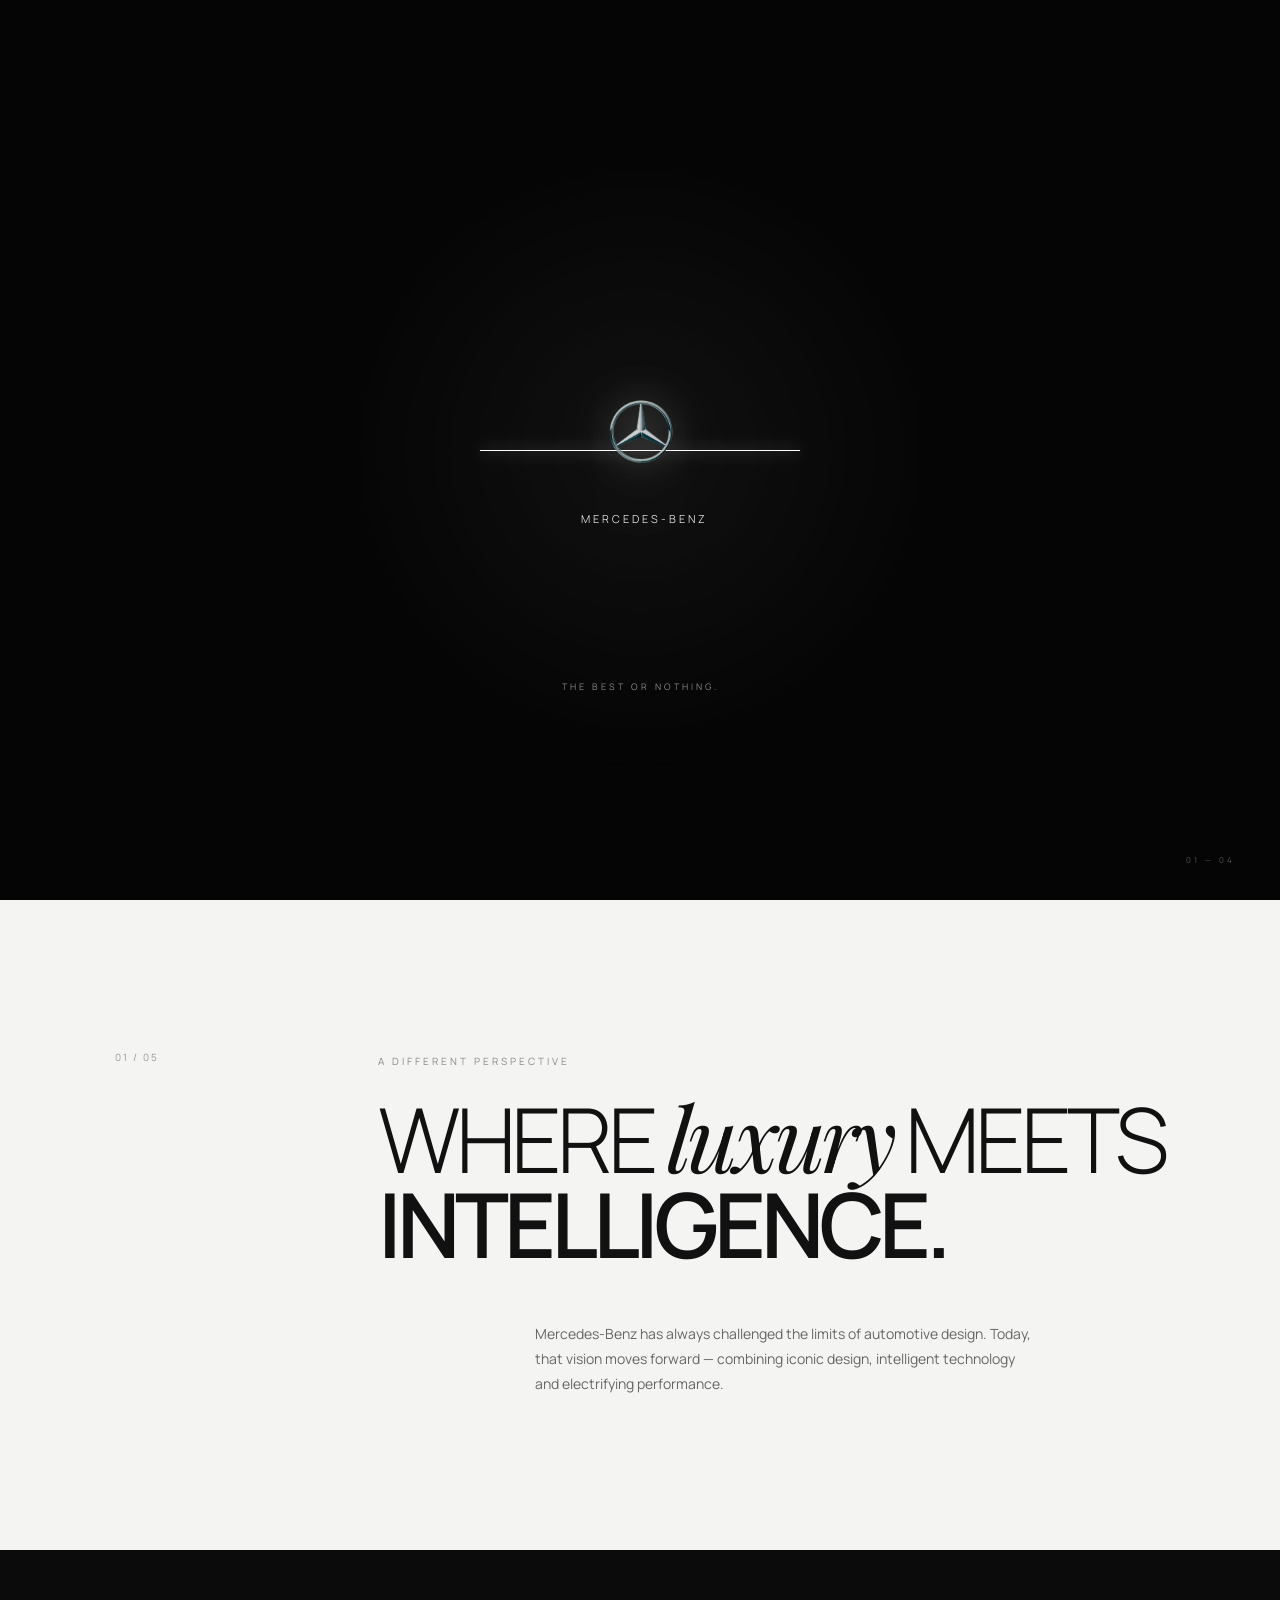
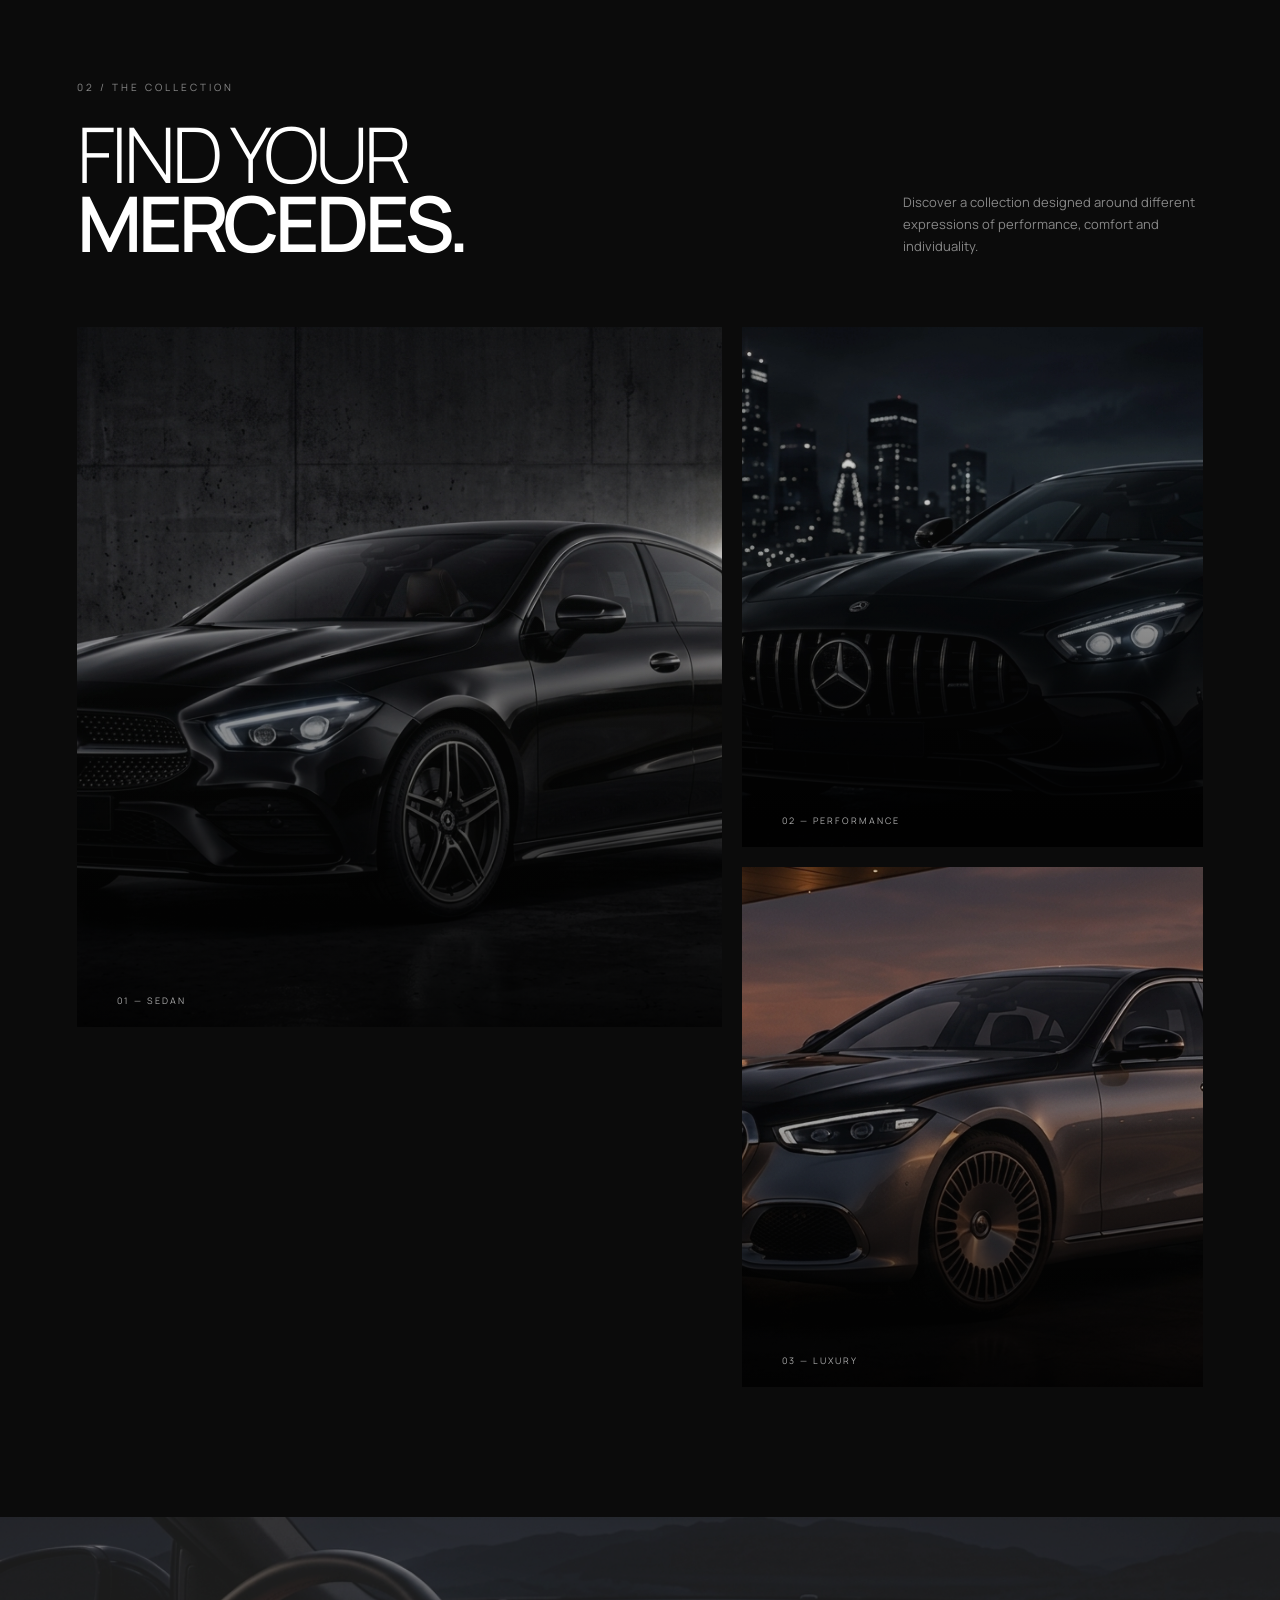
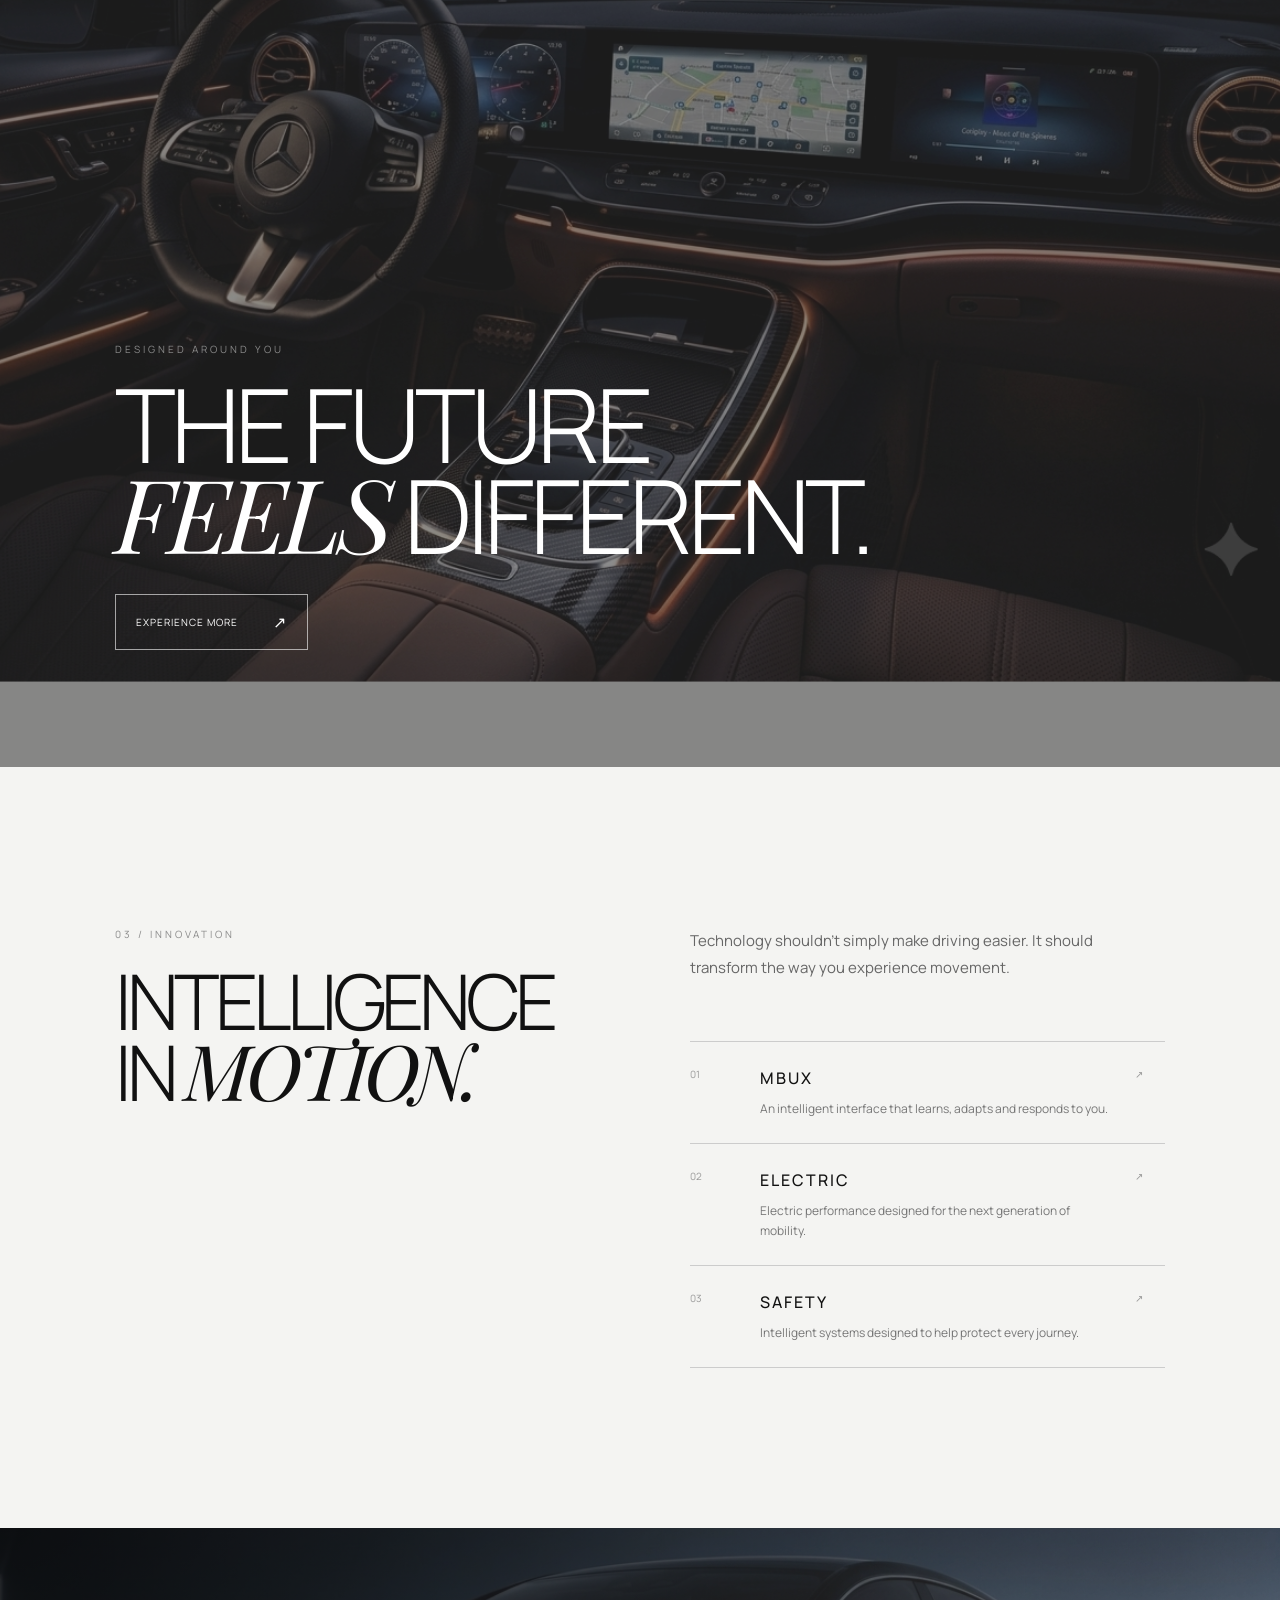
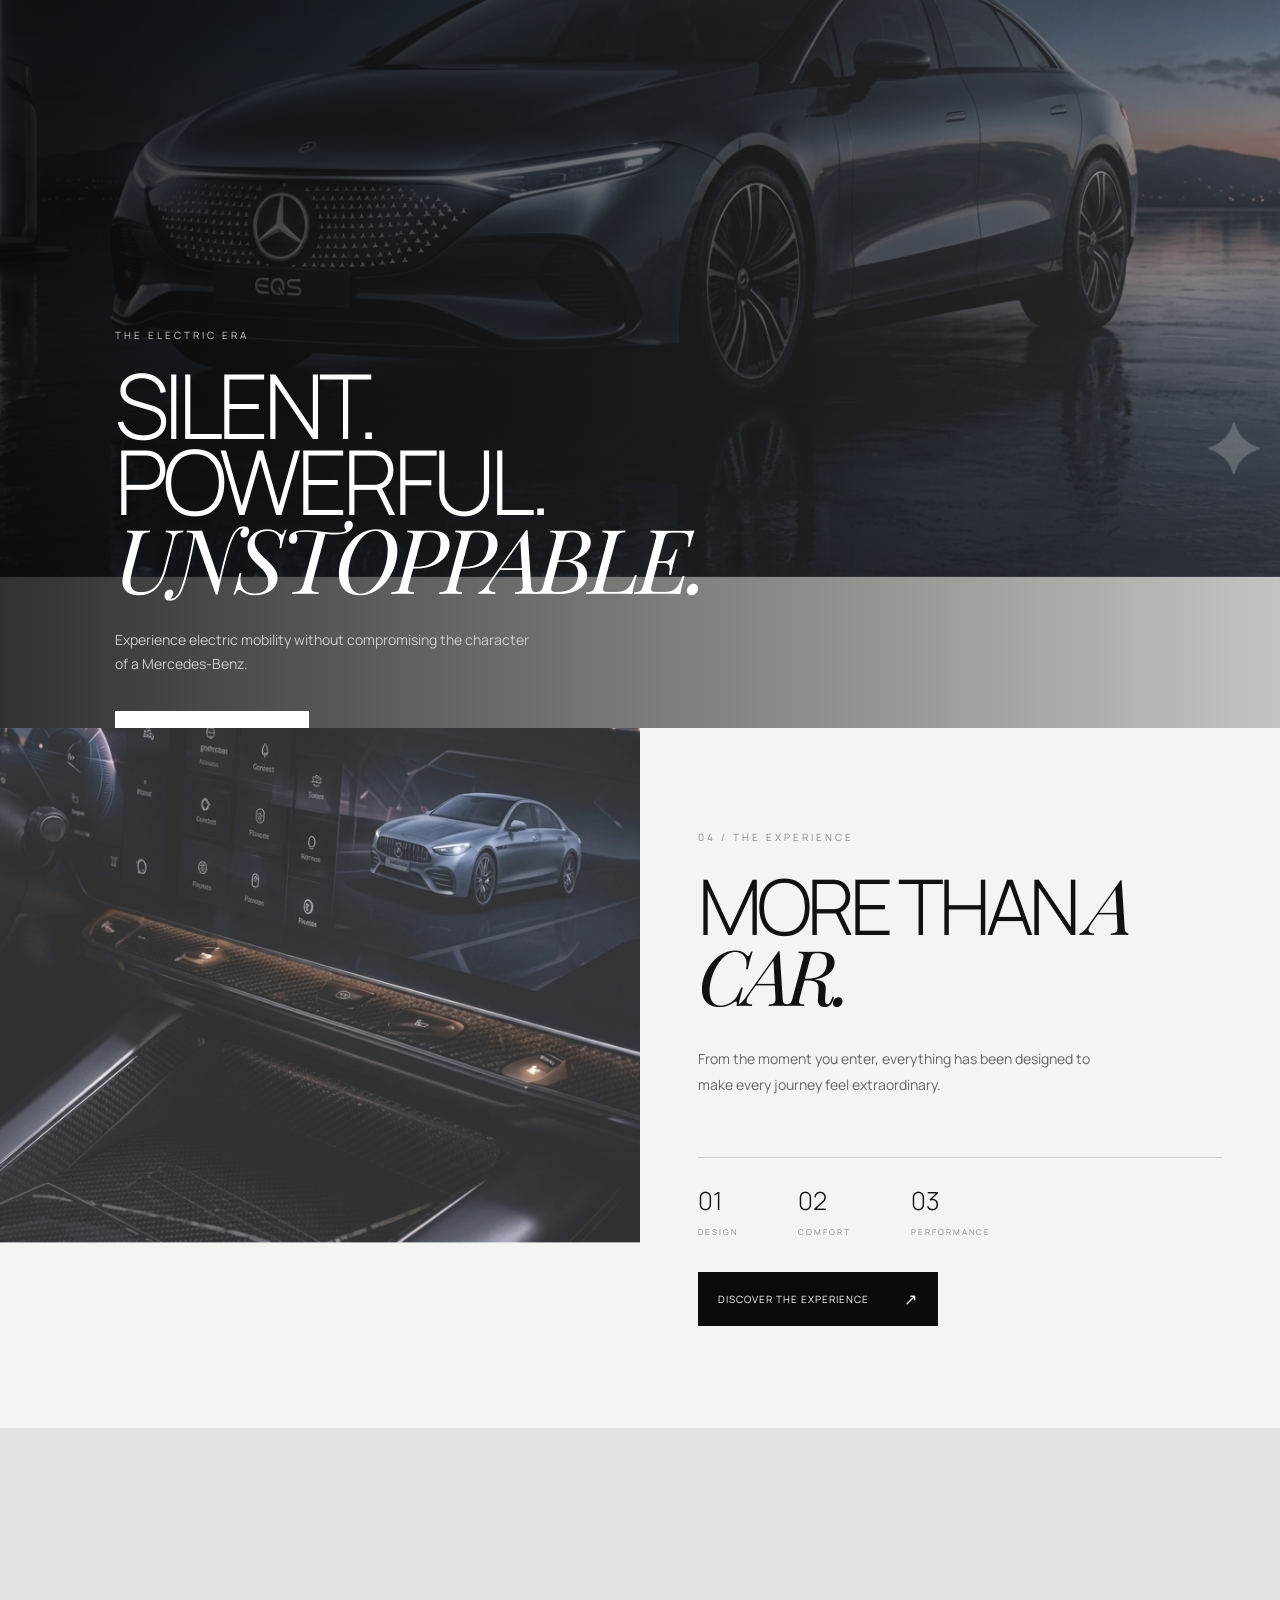
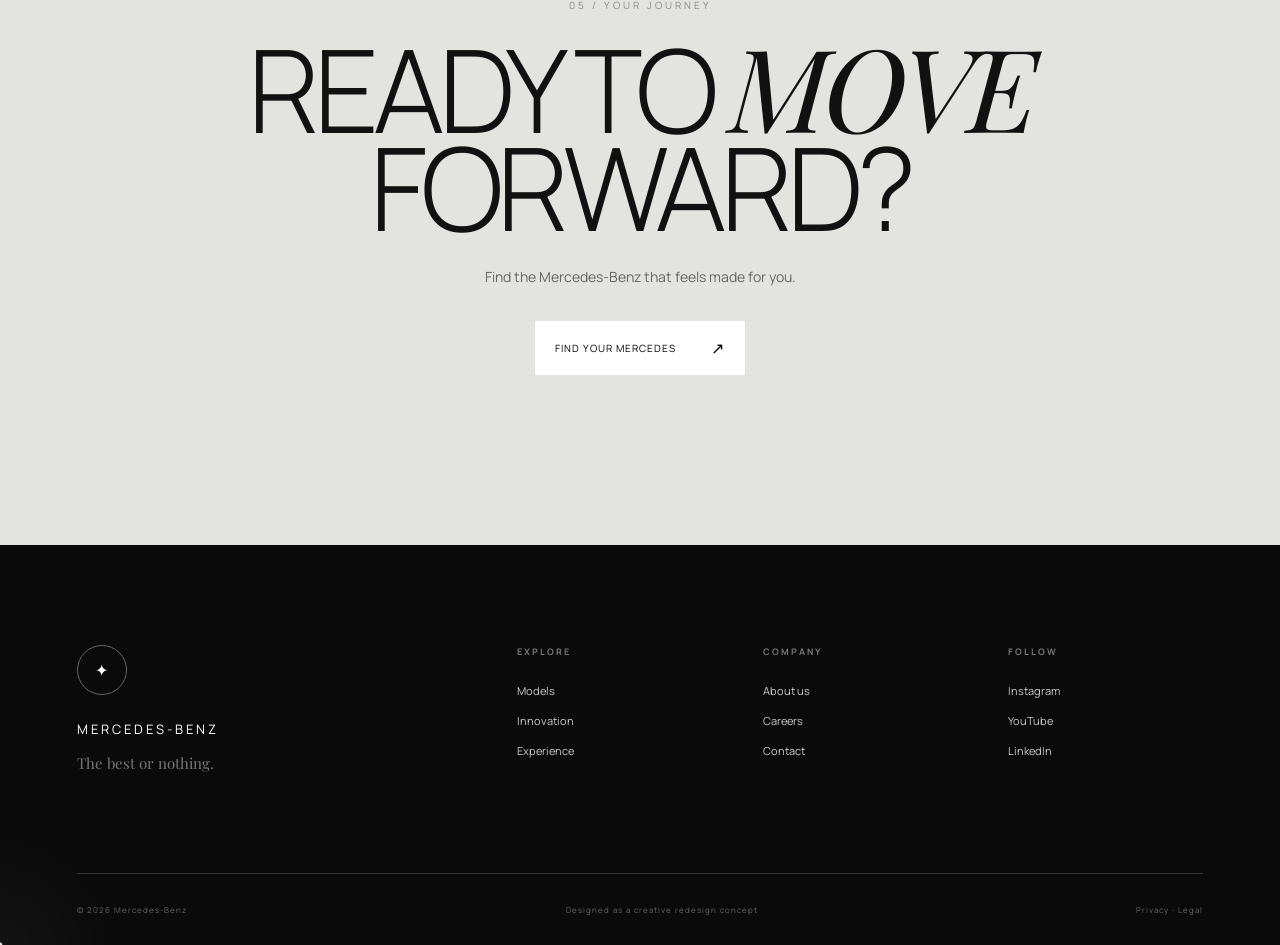
<file: index.html>
<!DOCTYPE html>
<html lang="en">
<head>
    <meta charset="UTF-8">
    <meta name="viewport" content="width=device-width, initial-scale=1.0">

    <title>Mercedes-Benz | Beyond Luxury</title>
    <link rel="icon" type="image/png" href="assets/mercedeslogo.jpg">

    <link rel="stylesheet" href="style.css">

    <link rel="preconnect" href="https://fonts.googleapis.com">
<link rel="preconnect" href="https://fonts.gstatic.com" crossorigin>

<link href="https://fonts.googleapis.com/css2?family=Manrope:wght@300;400;500;600;700;800&display=swap" rel="stylesheet">

    <!-- Google Font -->
    <link rel="preconnect" href="https://fonts.googleapis.com">
    <link rel="preconnect" href="https://fonts.gstatic.com" crossorigin>
    <link href="https://fonts.googleapis.com/css2?family=Inter:wght@300;400;500;600&family=Playfair+Display:wght@400;500&display=swap" rel="stylesheet">
</head>

<body>

<!-- CINEMATIC OPENING -->
<div class="opening-screen" id="openingScreen">

    <div class="opening-light"></div>

    <div class="opening-logo-wrap">
        <img
            src="assets/mercedeslogo.jpg"
            alt="Mercedes-Benz"
            class="opening-logo"
        >

        <div class="opening-brand">
            MERCEDES-BENZ
        </div>
    </div>

    <div class="opening-line"></div>

    <div class="opening-slogan">
        THE BEST OR NOTHING.
    </div>

    <div class="opening-counter">
        01 — 04
    </div>

</div>


<!-- ================= NAVBAR ================= -->

<header class="navbar">

    <div class="opening-logo"> <img src="assets/mercedeslogo.jpg" alt="Mercedes-Benz logo" class="opening-logo-img"> <p>MERCEDES-BENZ</p> </div>
    </div>

    <nav class="nav-links">

        <a href="#models">Models</a>
        <a href="#innovation">Innovation</a>
        <a href="#experience">Experience</a>
        <a href="#about">About</a>

    </nav>

    <div class="nav-right">

        <button class="menu-btn">
            <span></span>
            <span></span>
        </button>

    </div>

</header>


<!-- ================= HERO ================= -->

<section class="hero">

    <img src="assets/hero-car.jpg" alt="Mercedes-Benz vehicle" class="hero-image">

    <div class="hero-overlay"></div>

    <div class="hero-content">

        <p class="eyebrow">
            THE NEW GENERATION
        </p>

        <h1>
            BEYOND
            <span>EXPECTATION.</span>
        </h1>

        <p class="hero-description">
            A new interpretation of luxury, performance and intelligent mobility.
        </p>

        <a href="#models" class="primary-btn">
            EXPLORE THE RANGE
            <span>↗</span>
        </a>

    </div>

    <div class="hero-number">
        01
    </div>

    <div class="scroll-indicator">
        <span></span>
        SCROLL TO EXPLORE
    </div>

</section>


<!-- ================= INTRO ================= -->

<section class="intro">

    <div class="section-number">
        01 / 05
    </div>

    <div class="intro-content">

        <p class="eyebrow">
            A DIFFERENT PERSPECTIVE
        </p>

        <h2>
            WHERE
            <em>luxury</em>
            MEETS
            <strong>INTELLIGENCE.</strong>
        </h2>

        <p class="intro-text">
            Mercedes-Benz has always challenged the limits of automotive
            design. Today, that vision moves forward — combining iconic
            design, intelligent technology and electrifying performance.
        </p>

    </div>

</section>


<!-- ================= MODELS ================= -->

<section class="models" id="models">

    <div class="models-header">

        <div>
            <p class="eyebrow">02 / THE COLLECTION</p>

            <h2>
                FIND YOUR
                <span>MERCEDES.</span>
            </h2>
        </div>

        <p class="models-intro">
            Discover a collection designed around different expressions
            of performance, comfort and individuality.
        </p>

    </div>


    <div class="model-grid">

        <!-- MODEL 1 -->

        <article class="model-card large">

            <img src="assets/cla.jpg" alt="Mercedes CLA">

            <div class="model-gradient"></div>

            <div class="model-info">

                <span>01 — SEDAN</span>

                <h3>CLA</h3>

                <p>
                    Electric intelligence. Athletic design.
                </p>

                <a href="#">
                    DISCOVER
                    <span>↗</span>
                </a>

            </div>

        </article>


        <!-- MODEL 2 -->

        <article class="model-card">

            <img src="assets/amg.jpg" alt="Mercedes AMG">

            <div class="model-gradient"></div>

            <div class="model-info">

                <span>02 — PERFORMANCE</span>

                <h3>AMG</h3>

                <p>
                    Born for adrenaline.
                </p>

                <a href="#">
                    DISCOVER
                    <span>↗</span>
                </a>

            </div>

        </article>


        <!-- MODEL 3 -->

        <article class="model-card">

            <img src="assets/maybach.jpg" alt="Mercedes Maybach">

            <div class="model-gradient"></div>

            <div class="model-info">

                <span>03 — LUXURY</span>

                <h3>MAYBACH</h3>

                <p>
                    Luxury without compromise.
                </p>

                <a href="#">
                    DISCOVER
                    <span>↗</span>
                </a>

            </div>

        </article>

    </div>

</section>


<!-- ================= FULL IMAGE SECTION ================= -->

<section class="statement">

    <img src="assets/interior.jpg" alt="Mercedes interior">

    <div class="statement-overlay"></div>

    <div class="statement-content">

        <p class="eyebrow">
            DESIGNED AROUND YOU
        </p>

        <h2>
            THE FUTURE
            <br>
            <em>FEELS</em>
            DIFFERENT.
        </h2>

        <a href="#experience" class="outline-btn">
            EXPERIENCE MORE
            <span>↗</span>
        </a>

    </div>

</section>


<!-- ================= INNOVATION ================= -->

<section class="innovation" id="innovation">

    <div class="innovation-title">

        <p class="eyebrow">
            03 / INNOVATION
        </p>

        <h2>
            INTELLIGENCE
            <br>
            IN <em>MOTION.</em>
        </h2>

    </div>


    <div class="innovation-content">

        <p>
            Technology shouldn't simply make driving easier.
            It should transform the way you experience movement.
        </p>

        <div class="innovation-list">

            <div class="innovation-item">

                <span>01</span>

                <div>
                    <h3>MBUX</h3>
                    <p>
                        An intelligent interface that learns,
                        adapts and responds to you.
                    </p>
                </div>

                <span class="arrow">↗</span>

            </div>


            <div class="innovation-item">

                <span>02</span>

                <div>
                    <h3>ELECTRIC</h3>
                    <p>
                        Electric performance designed for
                        the next generation of mobility.
                    </p>
                </div>

                <span class="arrow">↗</span>

            </div>


            <div class="innovation-item">

                <span>03</span>

                <div>
                    <h3>SAFETY</h3>
                    <p>
                        Intelligent systems designed to help
                        protect every journey.
                    </p>
                </div>

                <span class="arrow">↗</span>

            </div>

        </div>

    </div>

</section>


<!-- ================= ELECTRIC ================= -->

<section class="electric">

    <img src="assets/electric.jpg" alt="Mercedes electric vehicle">

    <div class="electric-overlay"></div>

    <div class="electric-content">

        <p class="eyebrow">
            THE ELECTRIC ERA
        </p>

        <h2>
            SILENT.
            <br>
            POWERFUL.
            <br>
            <em>UNSTOPPABLE.</em>
        </h2>

        <p>
            Experience electric mobility without compromising
            the character of a Mercedes-Benz.
        </p>

        <a href="#" class="primary-btn">
            EXPLORE ELECTRIC
            <span>↗</span>
        </a>

    </div>

</section>


<!-- ================= EXPERIENCE ================= -->

<section class="experience" id="experience">

    <div class="experience-image">

        <img src="assets/innovation.jpg" alt="Mercedes driving experience">

    </div>

    <div class="experience-content">

        <p class="eyebrow">
            04 / THE EXPERIENCE
        </p>

        <h2>
            MORE THAN
            <em>A CAR.</em>
        </h2>

        <p>
            From the moment you enter, everything has been designed
            to make every journey feel extraordinary.
        </p>

        <div class="experience-stats">

            <div>
                <strong>01</strong>
                <span>DESIGN</span>
            </div>

            <div>
                <strong>02</strong>
                <span>COMFORT</span>
            </div>

            <div>
                <strong>03</strong>
                <span>PERFORMANCE</span>
            </div>

        </div>

        <a href="#" class="dark-btn">
            DISCOVER THE EXPERIENCE
            <span>↗</span>
        </a>

    </div>

</section>


<!-- ================= CTA ================= -->

<section class="cta" id="about">

    <p class="eyebrow">
        05 / YOUR JOURNEY
    </p>

    <h2>
        READY TO
        <em>MOVE</em>
        FORWARD?
    </h2>

    <p>
        Find the Mercedes-Benz that feels made for you.
    </p>

    <a href="#" class="primary-btn">
        FIND YOUR MERCEDES
        <span>↗</span>
    </a>

</section>


<!-- ================= FOOTER ================= -->

<footer class="footer">

    <div class="footer-top">

        <div class="footer-brand">

            <div class="footer-star">
                ✦
            </div>

            <h3>
                MERCEDES-BENZ
            </h3>

            <p>
                The best or nothing.
            </p>

        </div>


        <div class="footer-column">

            <h4>EXPLORE</h4>

            <a href="#models">Models</a>
            <a href="#innovation">Innovation</a>
            <a href="#experience">Experience</a>

        </div>


        <div class="footer-column">

            <h4>COMPANY</h4>

            <a href="#">About us</a>
            <a href="#">Careers</a>
            <a href="#">Contact</a>

        </div>


        <div class="footer-column">

            <h4>FOLLOW</h4>

            <a href="#">Instagram</a>
            <a href="#">YouTube</a>
            <a href="#">LinkedIn</a>

        </div>

    </div>


    <div class="footer-bottom">

        <span>
            © 2026 Mercedes-Benz
        </span>

        <span>
            Designed as a creative redesign concept
        </span>

        <span>
            Privacy · Legal
        </span>

    </div>

</footer>

<script src="script.js"></script>
</body>
</html>
</file>
<file: style.css>
/* =========================
   RESET
========================= */

* {
    margin: 0;
    padding: 0;
    box-sizing: border-box;
}

html {
    scroll-behavior: smooth;
}

body {
    background: #f4f4f2;
    color: #111;
    font-family: "Inter", sans-serif;
    overflow-x: hidden;
}

img {
    display: block;
    width: 100%;
}

a {
    color: inherit;
    text-decoration: none;
}


/* =========================
   VARIABLES
========================= */

:root {
    --black: #0b0b0b;
    --dark: #151515;
    --white: #f7f7f5;
    --grey: #8a8a8a;
    --light-grey: #dededb;
}


/* =========================
   NAVBAR
========================= */

.navbar {
    position: absolute;
    top: 0;
    left: 0;

    width: 100%;

    padding: 28px 50px;

    display: flex;
    align-items: center;
    justify-content: space-between;

    z-index: 20;

    color: white;
}


/* logo */

.logo {
    display: flex;
    align-items: center;
    gap: 14px;
}

.star {
    width: 38px;
    height: 38px;

    border: 1px solid rgba(255,255,255,.7);
    border-radius: 50%;

    display: flex;
    align-items: center;
    justify-content: center;

    font-size: 20px;
}

.brand-name {
    font-size: 12px;
    letter-spacing: 3px;
}


/* navigation */

.nav-links {
    display: flex;
    gap: 40px;
}

.nav-links a {
    position: relative;

    font-size: 11px;
    letter-spacing: 1.5px;
    text-transform: uppercase;

    opacity: .85;

    transition: .3s;
}

.nav-links a::after {
    content: "";

    position: absolute;

    bottom: -8px;
    left: 0;

    width: 0;
    height: 1px;

    background: white;

    transition: .3s;
}

.nav-links a:hover {
    opacity: 1;
}

.nav-links a:hover::after {
    width: 100%;
}


/* menu */

.menu-btn {
    background: transparent;
    border: none;

    width: 42px;
    height: 42px;

    display: flex;
    flex-direction: column;

    justify-content: center;
    gap: 7px;

    cursor: pointer;
}

.menu-btn span {
    width: 25px;
    height: 1px;

    background: white;

    display: block;

    transition: .3s;
}

.menu-btn:hover span:first-child {
    transform: translateX(6px);
}


/* =========================
   HERO
========================= */

.hero {
    height: 100vh;
    min-height: 700px;

    position: relative;

    overflow: hidden;

    color: white;

    background: #111;
}

.hero-image {
    position: absolute;

    inset: 0;

    width: 100%;
    height: 100%;

    object-fit: cover;

    animation: heroZoom 8s ease-out forwards;
}

@keyframes heroZoom {

    from {
        transform: scale(1.08);
    }

    to {
        transform: scale(1);
    }

}

.hero-overlay {
    position: absolute;

    inset: 0;

    background:
        linear-gradient(
            90deg,
            rgba(0,0,0,.75),
            rgba(0,0,0,.2),
            rgba(0,0,0,.3)
        );
}


/* hero content */

.hero-content {
    position: absolute;

    left: 9%;
    top: 50%;

    transform: translateY(-40%);

    max-width: 800px;
}

.eyebrow {
    font-size: 10px;

    letter-spacing: 3px;

    text-transform: uppercase;

    color: var(--grey);

    margin-bottom: 25px;
}

.hero .eyebrow {
    color: #ddd;
}

.hero h1 {
    font-size: clamp(70px, 9vw, 145px);

    line-height: .83;

    font-weight: 300;

    letter-spacing: -7px;
}

.hero h1 span {
    display: block;

    font-weight: 600;
}

.hero-description {
    max-width: 430px;

    margin-top: 35px;

    font-size: 15px;

    line-height: 1.7;

    color: #ddd;
}


/* buttons */

.primary-btn,
.outline-btn,
.dark-btn {
    display: inline-flex;

    align-items: center;

    gap: 35px;

    padding: 16px 20px;

    margin-top: 35px;

    font-size: 10px;

    letter-spacing: 2px;

    text-transform: uppercase;

    transition: .4s;
}

.primary-btn {
    background: white;

    color: black;
}

.primary-btn:hover {
    padding-left: 30px;
    padding-right: 30px;
}

.primary-btn span,
.outline-btn span,
.dark-btn span {
    font-size: 16px;
}


/* number */

.hero-number {
    position: absolute;

    right: 50px;
    bottom: 50px;

    font-size: 12px;

    letter-spacing: 2px;
}


/* scroll */

.scroll-indicator {
    position: absolute;

    left: 50px;
    bottom: 45px;

    display: flex;

    align-items: center;

    gap: 15px;

    font-size: 8px;

    letter-spacing: 2px;

    color: #ccc;
}

.scroll-indicator span {
    width: 35px;
    height: 1px;

    background: #ccc;
}


/* =========================
   INTRO
========================= */

.intro {
    min-height: 650px;

    padding: 150px 9%;

    display: grid;

    grid-template-columns: 1fr 3fr;

    align-items: center;
}

.section-number {
    align-self: start;

    font-size: 10px;

    letter-spacing: 2px;

    color: #999;
}

.intro-content {
    max-width: 1000px;
}

.intro h2 {
    font-size: clamp(55px, 7vw, 110px);

    font-weight: 300;

    line-height: .95;

    letter-spacing: -5px;
}

.intro h2 em {
    font-family: "Playfair Display", serif;

    font-weight: 400;
}

.intro h2 strong {
    display: block;

    font-weight: 600;
}

.intro-text {
    max-width: 500px;

    margin-top: 55px;

    margin-left: 20%;

    color: #666;

    line-height: 1.8;

    font-size: 14px;
}


/* =========================
   MODELS
========================= */

.models {
    background: var(--black);

    color: white;

    padding: 130px 6%;
}

.models-header {
    display: flex;

    justify-content: space-between;

    align-items: end;

    margin-bottom: 70px;
}

.models h2 {
    font-size: clamp(50px, 6vw, 95px);

    line-height: .9;

    font-weight: 300;

    letter-spacing: -4px;
}

.models h2 span {
    display: block;

    font-weight: 600;
}

.models-intro {
    max-width: 300px;

    color: #888;

    font-size: 13px;

    line-height: 1.7;
}


/* model grid */

.model-grid {
    display: grid;

    grid-template-columns: 1.4fr 1fr;

    gap: 20px;
}

.model-card {
    height: 520px;

    position: relative;

    overflow: hidden;

    background: #222;
}

.model-card.large {
    height: 700px;

    grid-row: span 2;
}

.model-card img {
    height: 100%;

    object-fit: cover;

    transition: transform .8s cubic-bezier(.2,.7,.2,1);
}

.model-card:hover img {
    transform: scale(1.07);
}


/* gradient */

.model-gradient {
    position: absolute;

    inset: 0;

    background:
        linear-gradient(
            transparent 35%,
            rgba(0,0,0,.9)
        );
}


/* info */

.model-info {
    position: absolute;

    bottom: 40px;

    left: 40px;

    right: 40px;
}

.model-info > span {
    font-size: 9px;

    letter-spacing: 2px;

    color: #aaa;
}

.model-info h3 {
    font-size: 60px;

    font-weight: 400;

    letter-spacing: -2px;

    margin: 8px 0;
}

.model-info p {
    color: #aaa;

    font-size: 12px;
}

.model-info a {
    display: inline-flex;

    gap: 25px;

    margin-top: 20px;

    font-size: 9px;

    letter-spacing: 2px;

    border-bottom: 1px solid #777;

    padding-bottom: 8px;
}


/* =========================
   STATEMENT
========================= */

.statement {
    height: 850px;

    position: relative;

    color: white;

    overflow: hidden;
}

.statement > img {
    height: 100%;

    object-fit: cover;
}

.statement-overlay {
    position: absolute;

    inset: 0;

    background: rgba(0,0,0,.45);
}

.statement-content {
    position: absolute;

    left: 9%;

    top: 50%;

    transform: translateY(-50%);
}

.statement h2 {
    font-size: clamp(60px, 8vw, 120px);

    line-height: .85;

    font-weight: 300;

    letter-spacing: -5px;
}

.statement h2 em {
    font-family: "Playfair Display", serif;
}


/* outline button */

.outline-btn {
    border: 1px solid rgba(255,255,255,.6);

    color: white;
}

.outline-btn:hover {
    background: white;

    color: black;
}


/* =========================
   INNOVATION
========================= */

.innovation {
    padding: 160px 9%;

    display: grid;

    grid-template-columns: 1fr 1fr;

    gap: 100px;
}

.innovation-title h2 {
    font-size: clamp(55px, 6vw, 95px);

    line-height: .9;

    font-weight: 300;

    letter-spacing: -5px;
}

.innovation-title h2 em {
    font-family: "Playfair Display", serif;
}

.innovation-content > p {
    max-width: 420px;

    font-size: 15px;

    line-height: 1.8;

    color: #666;

    margin-bottom: 60px;
}


/* innovation items */

.innovation-item {
    border-top: 1px solid #ccc;

    padding: 25px 0;

    display: grid;

    grid-template-columns: 50px 1fr 30px;

    gap: 20px;

    align-items: start;

    transition: .3s;
}

.innovation-item:last-child {
    border-bottom: 1px solid #ccc;
}

.innovation-item > span {
    font-size: 10px;

    color: #999;
}

.innovation-item h3 {
    font-size: 16px;

    letter-spacing: 2px;

    font-weight: 500;

    margin-bottom: 10px;
}

.innovation-item p {
    font-size: 12px;

    line-height: 1.6;

    color: #777;

    max-width: 400px;
}

.arrow {
    transition: .3s;
}

.innovation-item:hover .arrow {
    transform: translate(5px,-5px);
}


/* =========================
   ELECTRIC
========================= */

.electric {
    height: 800px;

    position: relative;

    overflow: hidden;

    color: white;
}

.electric img {
    height: 100%;

    object-fit: cover;
}

.electric-overlay {
    position: absolute;

    inset: 0;

    background:
        linear-gradient(
            90deg,
            rgba(0,0,0,.8),
            rgba(0,0,0,.2)
        );
}

.electric-content {
    position: absolute;

    top: 50%;

    left: 9%;

    transform: translateY(-50%);

    max-width: 700px;
}

.electric-content .eyebrow {
    color: #ccc;
}

.electric h2 {
    font-size: clamp(55px, 7vw, 105px);

    line-height: .85;

    font-weight: 300;

    letter-spacing: -5px;
}

.electric h2 em {
    font-family: "Playfair Display", serif;
}

.electric-content > p:not(.eyebrow) {
    margin-top: 30px;

    max-width: 420px;

    color: #ccc;

    font-size: 14px;

    line-height: 1.7;
}


/* =========================
   EXPERIENCE
========================= */

.experience {
    display: grid;

    grid-template-columns: 1fr 1fr;

    min-height: 700px;
}

.experience-image {
    overflow: hidden;
}

.experience-image img {
    height: 100%;

    object-fit: cover;

    transition: transform .8s;
}

.experience-image:hover img {
    transform: scale(1.04);
}

.experience-content {
    padding: 100px 9%;

    display: flex;

    flex-direction: column;

    justify-content: center;
}

.experience h2 {
    font-size: clamp(55px, 6vw, 90px);

    line-height: .9;

    font-weight: 300;

    letter-spacing: -5px;
}

.experience h2 em {
    font-family: "Playfair Display", serif;
}

.experience-content > p:not(.eyebrow) {
    max-width: 400px;

    margin-top: 35px;

    color: #666;

    font-size: 14px;

    line-height: 1.8;
}


/* stats */

.experience-stats {
    display: flex;

    gap: 60px;

    margin-top: 60px;

    padding-top: 25px;

    border-top: 1px solid #ccc;
}

.experience-stats div {
    display: flex;

    flex-direction: column;

    gap: 8px;
}

.experience-stats strong {
    font-size: 25px;

    font-weight: 300;
}

.experience-stats span {
    font-size: 8px;

    letter-spacing: 2px;

    color: #888;
}


/* dark button */

.dark-btn {
    background: var(--black);

    color: white;

    align-self: flex-start;
}

.dark-btn:hover {
    padding-left: 30px;
    padding-right: 30px;
}


/* =========================
   CTA
========================= */

.cta {
    background: #e3e3df;

    padding: 170px 9%;

    text-align: center;
}

.cta h2 {
    font-size: clamp(60px, 9vw, 130px);

    line-height: .85;

    font-weight: 300;

    letter-spacing: -6px;
}

.cta h2 em {
    font-family: "Playfair Display", serif;
}

.cta > p:not(.eyebrow) {
    margin-top: 30px;

    color: #666;

    font-size: 14px;
}


/* =========================
   FOOTER
========================= */

.footer {
    background: #0a0a0a;

    color: white;

    padding: 100px 6% 30px;
}

.footer-top {
    display: grid;

    grid-template-columns: 2fr 1fr 1fr 1fr;

    gap: 50px;

    padding-bottom: 100px;

    border-bottom: 1px solid #333;
}

.footer-star {
    width: 50px;
    height: 50px;

    border: 1px solid #666;

    border-radius: 50%;

    display: flex;

    justify-content: center;
    align-items: center;

    margin-bottom: 25px;
}

.footer-brand h3 {
    font-size: 13px;

    letter-spacing: 3px;

    font-weight: 400;
}

.footer-brand p {
    margin-top: 15px;

    color: #777;

    font-family: "Playfair Display", serif;

    font-size: 15px;
}

.footer-column {
    display: flex;

    flex-direction: column;

    gap: 15px;
}

.footer-column h4 {
    font-size: 9px;

    letter-spacing: 2px;

    color: #777;

    margin-bottom: 10px;
}

.footer-column a {
    font-size: 11px;

    color: #ccc;

    transition: .3s;
}

.footer-column a:hover {
    color: white;

    transform: translateX(5px);
}

.footer-bottom {
    display: flex;

    justify-content: space-between;

    padding-top: 30px;

    font-size: 8px;

    letter-spacing: 1px;

    color: #666;
}


/* =========================
   RESPONSIVE
========================= */

@media (max-width: 900px) {

    .navbar {
        padding: 25px;
    }

    .nav-links {
        display: none;
    }

    .hero-content {
        left: 7%;
        right: 7%;
    }

    .hero h1 {
        letter-spacing: -4px;
    }

    .intro {
        grid-template-columns: 1fr;

        padding: 100px 7%;

        gap: 50px;
    }

    .intro-text {
        margin-left: 0;
    }

    .models {
        padding: 90px 5%;
    }

    .models-header {
        flex-direction: column;

        align-items: start;

        gap: 30px;
    }

    .model-grid {
        grid-template-columns: 1fr;
    }

    .model-card,
    .model-card.large {
        height: 600px;

        grid-row: auto;
    }

    .innovation {
        grid-template-columns: 1fr;

        padding: 100px 7%;

        gap: 60px;
    }

    .experience {
        grid-template-columns: 1fr;
    }

    .experience-image {
        height: 500px;
    }

    .footer-top {
        grid-template-columns: 1fr 1fr;
    }

    .footer-bottom {
        flex-direction: column;

        gap: 15px;
    }

}


@media (max-width: 600px) {

    .brand-name {
        display: none;
    }

    .hero {
        min-height: 650px;
    }

    .hero h1 {
        font-size: 65px;
    }

    .hero-number {
        right: 25px;
        bottom: 25px;
    }

    .scroll-indicator {
        left: 25px;
        bottom: 25px;
    }

    .intro h2,
    .models h2,
    .innovation-title h2 {
        letter-spacing: -3px;
    }

    .statement,
    .electric {
        height: 650px;
    }

    .statement-content,
    .electric-content {
        left: 7%;
        right: 7%;
    }

    .statement h2,
    .electric h2 {
        letter-spacing: -3px;
    }

    .experience-content {
        padding: 80px 7%;
    }

    .experience-stats {
        gap: 25px;
    }

    .cta {
        padding: 110px 7%;
    }

    .footer-top {
        grid-template-columns: 1fr;
    }

}
/* =====================================================
   JAVASCRIPT EFFECTS
===================================================== */


/* =========================
   CUSTOM CURSOR
========================= */

.custom-cursor {

    position: fixed;

    width: 35px;
    height: 35px;

    border: 1px solid rgba(255,255,255,.7);

    border-radius: 50%;

    pointer-events: none;

    z-index: 10000;

    transform: translate(-50%, -50%);

    transition:
        width .3s ease,
        height .3s ease,
        border .3s ease;

    mix-blend-mode: difference;
}


.cursor-dot {

    position: fixed;

    width: 5px;
    height: 5px;

    background: white;

    border-radius: 50%;

    pointer-events: none;

    z-index: 10001;

    transform: translate(-50%, -50%);

    mix-blend-mode: difference;
}


.cursor-hover {

    width: 60px;
    height: 60px;

    border-color: white;

}


/* =========================
   CURSOR LIGHT
========================= */

.cursor-light {

    position: fixed;

    width: 250px;
    height: 250px;

    border-radius: 50%;

    pointer-events: none;

    z-index: 2;

    transform: translate(-50%, -50%);

    background:
        radial-gradient(
            circle,
            rgba(255,255,255,.04),
            transparent 70%
        );

}


/* =========================
   SCROLL REVEALS
========================= */

.reveal {

    opacity: 0;

    transform:
        translateY(70px);

    transition:
        opacity 1s cubic-bezier(.16,1,.3,1),
        transform 1.2s cubic-bezier(.16,1,.3,1);

}


.revealed {

    opacity: 1;

    transform:
        translateY(0);

}


/* =========================
   MODEL CARD REVEAL
========================= */

.model-card.reveal {

    transform:
        translateY(100px)
        scale(.96);

}


.model-card.revealed {

    transform:
        translateY(0)
        scale(1);

}


/* =========================
   NAVBAR ON SCROLL
========================= */

.navbar {

    transition:
        background .5s ease,
        padding .5s ease,
        backdrop-filter .5s ease;

}


.navbar-scrolled {

    position: fixed;

    padding-top: 18px;
    padding-bottom: 18px;

    background:
        rgba(5,5,5,.75);

    backdrop-filter:
        blur(15px);

    border-bottom:
        1px solid rgba(255,255,255,.08);

}


/* =========================
   ACTIVE NAV LINK
========================= */

.nav-links a.active {

    opacity: 1;

}


.nav-links a.active::after {

    width: 100%;

}


/* =========================
   IMAGE LOADING
========================= */

img {

    opacity: .8;

    transition:
        opacity .8s ease;

}


img.image-loaded {

    opacity: 1;

}


/* =========================
   BUTTON TRANSITIONS
========================= */

.primary-btn,
.dark-btn,
.outline-btn {

    will-change:
        transform;

}


/* =========================
   MODEL CARD 3D
========================= */

.model-card {

    transform-style:
        preserve-3d;

    will-change:
        transform;

}


/* =========================
   REDUCED MOTION
========================= */

@media (prefers-reduced-motion: reduce) {

    *,
    *::before,
    *::after {

        animation-duration: .01ms !important;

        animation-iteration-count: 1 !important;

        transition-duration: .01ms !important;

        scroll-behavior: auto !important;

    }

}
.opening-logo-img {
    width: 90px;
    height: 90px;

    object-fit: contain;

    display: block;

    margin: 0 auto;

    opacity: 0;

    animation:
        logoImageReveal 1s ease forwards;

    animation-delay: .5s;

    filter:
        drop-shadow(0 0 15px rgba(255,255,255,.25));
}


@keyframes logoImageReveal {

    0% {
        opacity: 0;

        transform:
            scale(.6)
            rotate(-20deg);
    }

    70% {
        opacity: 1;

        transform:
            scale(1.08)
            rotate(3deg);
    }

    100% {
        opacity: 1;

        transform:
            scale(1)
            rotate(0);
    }

}

/* =====================================================
   CINEMATIC OPENING
   This sits ON TOP of the existing website
===================================================== */

.opening-screen {
    position: fixed;
    inset: 0;

    width: 100%;
    height: 100vh;

    background: #050505;

    z-index: 99999;

    overflow: hidden;

    display: flex;
    align-items: center;
    justify-content: center;

    color: white;
}


/* -----------------------------------------
   subtle background glow
----------------------------------------- */

.opening-screen::before {

    content: "";

    position: absolute;

    width: 600px;
    height: 600px;

    left: 50%;
    top: 50%;

    transform: translate(-50%, -50%);

    background:
        radial-gradient(
            circle,
            rgba(255,255,255,.09),
            transparent 65%
        );

    filter: blur(30px);

    opacity: 0;

    animation: openingGlow 2.5s ease forwards;

}


/* -----------------------------------------
   logo
----------------------------------------- */

.opening-logo-wrap {

    position: relative;

    z-index: 5;

    display: flex;
    flex-direction: column;

    align-items: center;

    opacity: 0;

    transform:
        scale(.7)
        translateY(20px);

    animation:
        openingLogo 1.5s
        cubic-bezier(.16,1,.3,1)
        forwards;

    animation-delay: .7s;
}


.opening-logo {

    width: 115px;
    height: 115px;

    object-fit: contain;

    /*
    If your logo is black and you want it white,
    uncomment this:
    
    filter: invert(1);
    */

    filter:
        drop-shadow(
            0 0 20px
            rgba(255,255,255,.25)
        );
}


.opening-brand {

    margin-top: 22px;

    font-size: 11px;

    letter-spacing: 8px;

    font-weight: 300;

    margin-left: 8px;

    opacity: 0;

    animation:
        openingBrand 1s ease forwards;

    animation-delay: 1.8s;
}


/* -----------------------------------------
   horizontal line
----------------------------------------- */

.opening-line {

    position: absolute;

    width: 0;

    height: 1px;

    left: 50%;

    top: 50%;

    transform: translateX(-50%);

    background: white;

    box-shadow:
        0 0 15px rgba(255,255,255,.8);

    z-index: 3;

    animation:
        openingLine 1.5s
        cubic-bezier(.77,0,.18,1)
        forwards;

    animation-delay: 1.8s;
}


/* -----------------------------------------
   slogan
----------------------------------------- */

.opening-slogan {

    position: absolute;

    bottom: 23%;

    left: 50%;

    transform:
        translate(-50%, 20px);

    white-space: nowrap;

    font-size: 9px;

    letter-spacing: 6px;

    color: #888;

    opacity: 0;

    animation:
        openingSlogan 1.2s ease forwards;

    animation-delay: 2.1s;

}


/* -----------------------------------------
   counter
----------------------------------------- */

.opening-counter {

    position: absolute;

    bottom: 35px;

    right: 45px;

    font-size: 8px;

    letter-spacing: 3px;

    color: #555;

    opacity: 0;

    animation:
        openingCounter 1s ease forwards;

    animation-delay: 1.5s;
}


/* -----------------------------------------
   dramatic moving light
----------------------------------------- */

.opening-light {

    position: absolute;

    width: 35%;

    height: 200%;

    top: -50%;

    left: -50%;

    transform: rotate(15deg);

    background:
        linear-gradient(
            90deg,
            transparent,
            rgba(255,255,255,.06),
            transparent
        );

    filter: blur(5px);

    z-index: 4;

    animation:
        openingLight 3.5s
        cubic-bezier(.7,0,.2,1)
        forwards;

}


/* =====================================================
   ANIMATIONS
===================================================== */

@keyframes openingGlow {

    0% {
        opacity: 0;
        transform:
            translate(-50%, -50%)
            scale(.4);
    }

    50% {
        opacity: 1;
    }

    100% {
        opacity: .6;
        transform:
            translate(-50%, -50%)
            scale(1.2);
    }

}


@keyframes openingLogo {

    0% {
        opacity: 0;

        transform:
            scale(.7)
            translateY(20px);

        filter:
            blur(12px)
            drop-shadow(
                0 0 0
                transparent
            );
    }

    55% {
        opacity: 1;

        transform:
            scale(1.08)
            translateY(0);
    }

    100% {
        opacity: 1;

        transform:
            scale(1)
            translateY(0);

        filter:
            blur(0)
            drop-shadow(
                0 0 25px
                rgba(255,255,255,.3)
            );
    }

}


@keyframes openingBrand {

    from {
        opacity: 0;
        transform: translateY(15px);
    }

    to {
        opacity: 1;
        transform: translateY(0);
    }

}


@keyframes openingLine {

    from {
        width: 0;
    }

    to {
        width: 320px;
    }

}


@keyframes openingSlogan {

    to {
        opacity: 1;

        transform:
            translate(-50%, 0);
    }

}


@keyframes openingCounter {

    to {
        opacity: 1;
    }

}


@keyframes openingLight {

    0% {
        left: -60%;
        opacity: 0;
    }

    15% {
        opacity: 1;
    }

    70% {
        opacity: 1;
    }

    100% {
        left: 130%;
        opacity: 0;
    }

}


/* =====================================================
   EXIT ANIMATION
===================================================== */

.opening-screen.opening-exit {

    animation:
        openingExit 1.3s
        cubic-bezier(.77,0,.18,1)
        forwards;

}


@keyframes openingExit {

    0% {
        opacity: 1;

        clip-path:
            inset(0 0 0 0);
    }

    45% {
        opacity: 1;

        clip-path:
            inset(0 0 50% 0);
    }

    100% {
        opacity: 0;

        clip-path:
            inset(0 0 100% 0);
    }

}


/* =====================================================
   MOBILE
===================================================== */

@media (max-width: 600px) {

    .opening-logo {
        width: 90px;
        height: 90px;
    }

    .opening-brand {
        font-size: 8px;
        letter-spacing: 5px;
    }

    .opening-slogan {
        font-size: 7px;
        letter-spacing: 4px;
    }

    .opening-line {
        width: 220px;
    }

    .opening-counter {
        right: 20px;
        bottom: 20px;
    }

}
/* =========================================
   GLOBAL MERCEDES FONT
========================================= */

* {
    font-family: "Manrope", sans-serif;
}

html,
body {
    font-family: "Manrope", sans-serif;
}


/* Navigation */

.navbar,
.navbar a,
.nav-links,
.nav-links a {
    font-family: "Manrope", sans-serif;
}


/* Hero */

.hero,
.hero h1,
.hero p,
.hero a {
    font-family: "Manrope", sans-serif;
}


/* Opening */

.opening-screen,
.opening-screen * {
    font-family: "Manrope", sans-serif;
}


/* Sections */

section,
section h1,
section h2,
section h3,
section p,
section a {
    font-family: "Manrope", sans-serif;
}


/* Buttons */

button,
.primary-btn,
.dark-btn,
.outline-btn {
    font-family: "Manrope", sans-serif;
}


/* Footer */

footer,
footer h1,
footer h2,
footer h3,
footer p,
footer a {
    font-family: "Manrope", sans-serif;
}
/* =========================================
   BETTER TYPOGRAPHY
========================================= */

body {
    letter-spacing: 0;
}


/* Main titles */

h1 {
    font-weight: 700;
    letter-spacing: -2px;
}


/* Section titles */

h2 {
    font-weight: 600;
    letter-spacing: -1px;
}


/* Normal text */

p {
    font-weight: 400;
    letter-spacing: 0;
}


/* Small labels */

.eyebrow,
.opening-brand,
.opening-slogan,
.hero-number {
    letter-spacing: 3px;
}


/* Navigation */

.nav-links a {
    letter-spacing: .5px;
}


/* Buttons */

.primary-btn,
.dark-btn,
.outline-btn {
    letter-spacing: 1px;
}
/* =====================================================
   MERCEDES CINEMATIC SCROLL HUD
   NO HTML CHANGES NEEDED
===================================================== */

.scroll-hud {
    position: fixed;

    right: 28px;
    top: 50%;

    transform: translateY(-50%);

    width: 45px;

    z-index: 9000;

    display: flex;
    flex-direction: column;
    align-items: center;

    pointer-events: none;

    transition: opacity .5s ease;
}


/* -----------------------------------------
   vertical line
----------------------------------------- */

.scroll-hud-line {

    position: relative;

    width: 1px;

    height: 180px;

    background: rgba(255,255,255,.15);

    overflow: hidden;

}


/* moving progress */

.scroll-hud-progress {

    position: absolute;

    top: 0;
    left: 0;

    width: 100%;
    height: 0%;

    background: white;

    box-shadow:
        0 0 10px rgba(255,255,255,.8),
        0 0 25px rgba(255,255,255,.3);

    transition:
        height .15s linear;

}


/* -----------------------------------------
   glowing dot
----------------------------------------- */

.scroll-hud-dot {

    position: absolute;

    left: 50%;

    top: 0;

    width: 7px;
    height: 7px;

    transform:
        translate(-50%, -50%);

    border-radius: 50%;

    background: white;

    box-shadow:
        0 0 10px white,
        0 0 25px rgba(255,255,255,.7);

    transition:
        top .15s linear;

}


/* -----------------------------------------
   section number
----------------------------------------- */

.scroll-hud-number {

    margin-top: 18px;

    color: white;

    font-size: 9px;

    letter-spacing: 2px;

    font-weight: 500;

    white-space: nowrap;

}


/* -----------------------------------------
   section name
----------------------------------------- */

.scroll-hud-name {

    margin-top: 8px;

    writing-mode: vertical-rl;

    transform:
        rotate(180deg);

    color: #666;

    font-size: 7px;

    letter-spacing: 3px;

    text-transform: uppercase;

    white-space: nowrap;

    transition:
        color .4s ease,
        transform .5s ease;

}


/* -----------------------------------------
   back to top
----------------------------------------- */

.scroll-top {

    position: fixed;

    right: 25px;
    bottom: 25px;

    width: 45px;
    height: 45px;

    border: 1px solid rgba(255,255,255,.2);

    background: rgba(0,0,0,.4);

    backdrop-filter:
        blur(10px);

    color: white;

    display: flex;

    align-items: center;
    justify-content: center;

    cursor: pointer;

    font-size: 15px;

    opacity: 0;

    transform:
        translateY(20px);

    pointer-events: none;

    transition:
        opacity .4s ease,
        transform .4s ease,
        background .3s ease,
        border .3s ease;

    z-index: 9001;

}


.scroll-top.visible {

    opacity: 1;

    transform:
        translateY(0);

    pointer-events: auto;

}


.scroll-top:hover {

    background: white;

    color: black;

    border-color: white;

}


/* arrow animation */

.scroll-top span {

    transition:
        transform .3s ease;

}


.scroll-top:hover span {

    transform:
        translateY(-3px);

}


/* -----------------------------------------
   mobile
----------------------------------------- */

@media (max-width: 700px) {

    .scroll-hud {

        right: 12px;

    }

    .scroll-hud-line {

        height: 100px;

    }

    .scroll-hud-name {

        display: none;

    }

    .scroll-top {

        right: 15px;
        bottom: 15px;

        width: 40px;
        height: 40px;

    }

}
/* =====================================================
   CINEMATIC CAR SPOTLIGHT
===================================================== */

.model-card,
.statement,
.electric,
.experience-image {
    position: relative;
    overflow: hidden;
}


/* Mouse-following spotlight */

.model-card::after,
.statement::after,
.electric::after,
.experience-image::after {

    content: "";

    position: absolute;

    width: 350px;
    height: 350px;

    left: var(--mouse-x, 50%);
    top: var(--mouse-y, 50%);

    transform: translate(-50%, -50%);

    background:
        radial-gradient(
            circle,
            rgba(255,255,255,.12) 0%,
            rgba(255,255,255,.04) 30%,
            transparent 70%
        );

    pointer-events: none;

    opacity: 0;

    transition: opacity .4s ease;

    z-index: 3;

    mix-blend-mode: screen;
}


.model-card:hover::after,
.statement:hover::after,
.electric:hover::after,
.experience-image:hover::after {

    opacity: 1;

}


/* =========================================
   IMAGE REACTION
========================================= */

.model-card img,
.statement img,
.electric img,
.experience-image img {

    transition:
        transform 1s cubic-bezier(.16,1,.3,1),
        filter .7s ease;

}


.model-card:hover img,
.statement:hover img,
.electric:hover img,
.experience-image:hover img {

    transform: scale(1.06);

    filter:
        brightness(1.12)
        contrast(1.05);
}


/* =========================================
   CINEMATIC BORDER
========================================= */

.model-card::before {

    content: "";

    position: absolute;

    inset: 0;

    border: 1px solid rgba(255,255,255,.0);

    z-index: 10;

    pointer-events: none;

    transition:
        border .5s ease,
        box-shadow .5s ease;
}


.model-card:hover::before {

    border-color:
        rgba(255,255,255,.3);

    box-shadow:
        inset 0 0 40px rgba(255,255,255,.04);

}


/* =========================================
   MODEL CARD NUMBER
========================================= */

.model-card {

    counter-increment: model;

}


.model-card::after {

    /* Keep spotlight functionality */
}


/* =========================================
   HEADLIGHT GLOW
========================================= */

/*
   This creates a subtle cinematic glow
   over the car when hovering.
*/

.model-card:hover {

    box-shadow:
        0 25px 70px rgba(0,0,0,.5),
        0 0 80px rgba(255,255,255,.04);

}


/* =========================================
   CARD CONTENT
========================================= */

.model-info {

    position: relative;

    z-index: 20;

    transition:
        transform .6s cubic-bezier(.16,1,.3,1);

}


.model-card:hover .model-info {

    transform:
        translateY(-8px);

}


/* =========================================
   ARROW
========================================= */

.model-info a span {

    display: inline-block;

    transition:
        transform .4s cubic-bezier(.16,1,.3,1);

}


.model-card:hover .model-info a span {

    transform:
        translate(8px, -5px);

}
</file>
